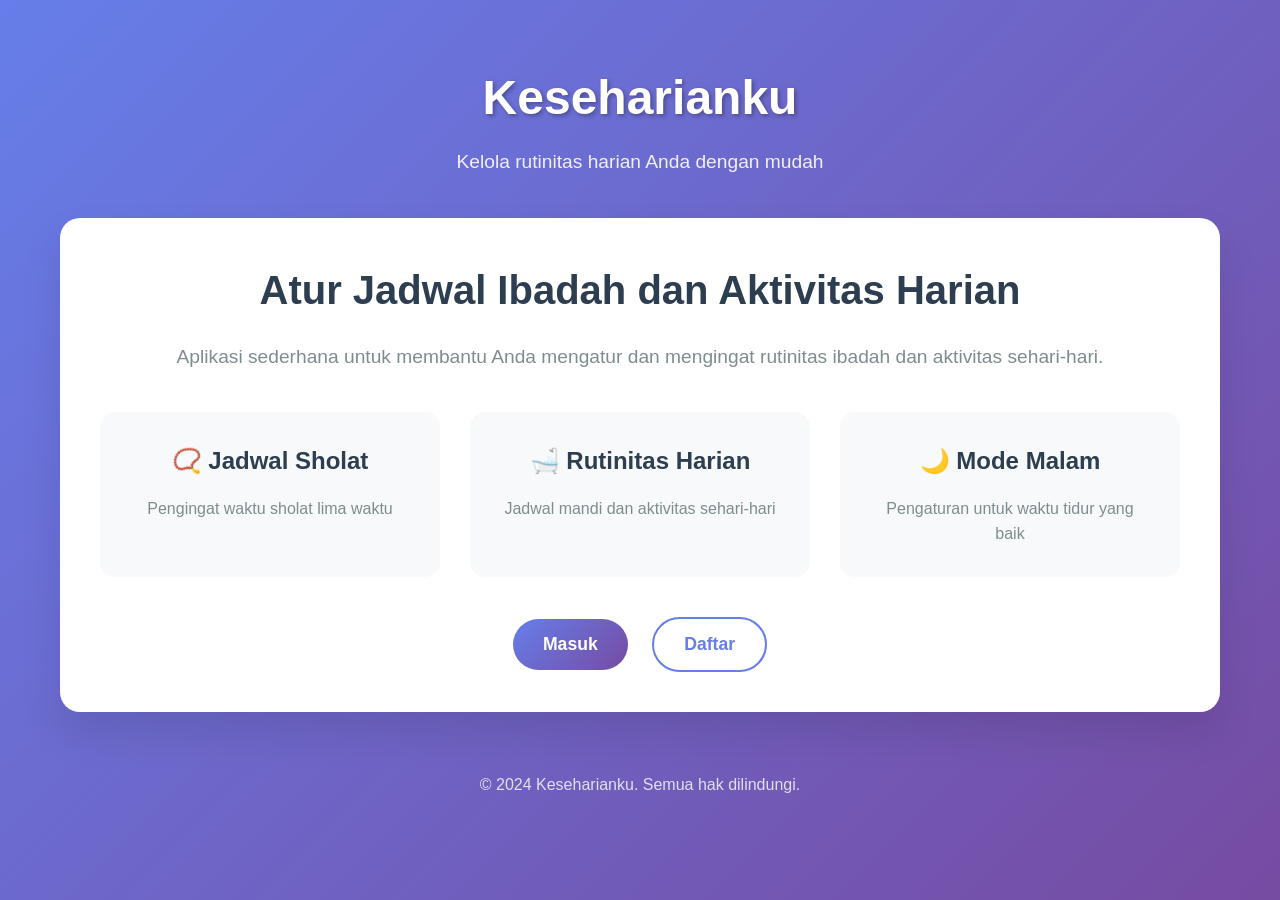
<file: index.html>
<!DOCTYPE html>
<html lang="id">
<head>
    <meta charset="UTF-8">
    <meta name="viewport" content="width=device-width, initial-scale=1.0">
    <title>Keseharianku - Aplikasi Rutinitas Harian</title>
    <link rel="stylesheet" href="styles.css">
</head>
<body>
    <div class="container">
        <header class="header">
            <h1>Keseharianku</h1>
            <p class="subtitle">Kelola rutinitas harian Anda dengan mudah</p>
        </header>

        <main class="main-content">
            <div class="hero-section">
                <h2>Atur Jadwal Ibadah dan Aktivitas Harian</h2>
                <p>Aplikasi sederhana untuk membantu Anda mengatur dan mengingat rutinitas ibadah dan aktivitas sehari-hari.</p>
                
                <div class="features">
                    <div class="feature-card">
                        <h3>📿 Jadwal Sholat</h3>
                        <p>Pengingat waktu sholat lima waktu</p>
                    </div>
                    <div class="feature-card">
                        <h3>🛁 Rutinitas Harian</h3>
                        <p>Jadwal mandi dan aktivitas sehari-hari</p>
                    </div>
                    <div class="feature-card">
                        <h3>🌙 Mode Malam</h3>
                        <p>Pengaturan untuk waktu tidur yang baik</p>
                    </div>
                </div>

                <div class="cta-buttons">
                    <button class="btn btn-primary" onclick="goToLogin()">Masuk</button>
                    <button class="btn btn-secondary" onclick="goToRegister()">Daftar</button>
                </div>
            </div>
        </main>

        <footer class="footer">
            <p>&copy; 2024 Keseharianku. Semua hak dilindungi.</p>
        </footer>
    </div>

    <script src="script.js"></script>
</body>
</html>
</file>
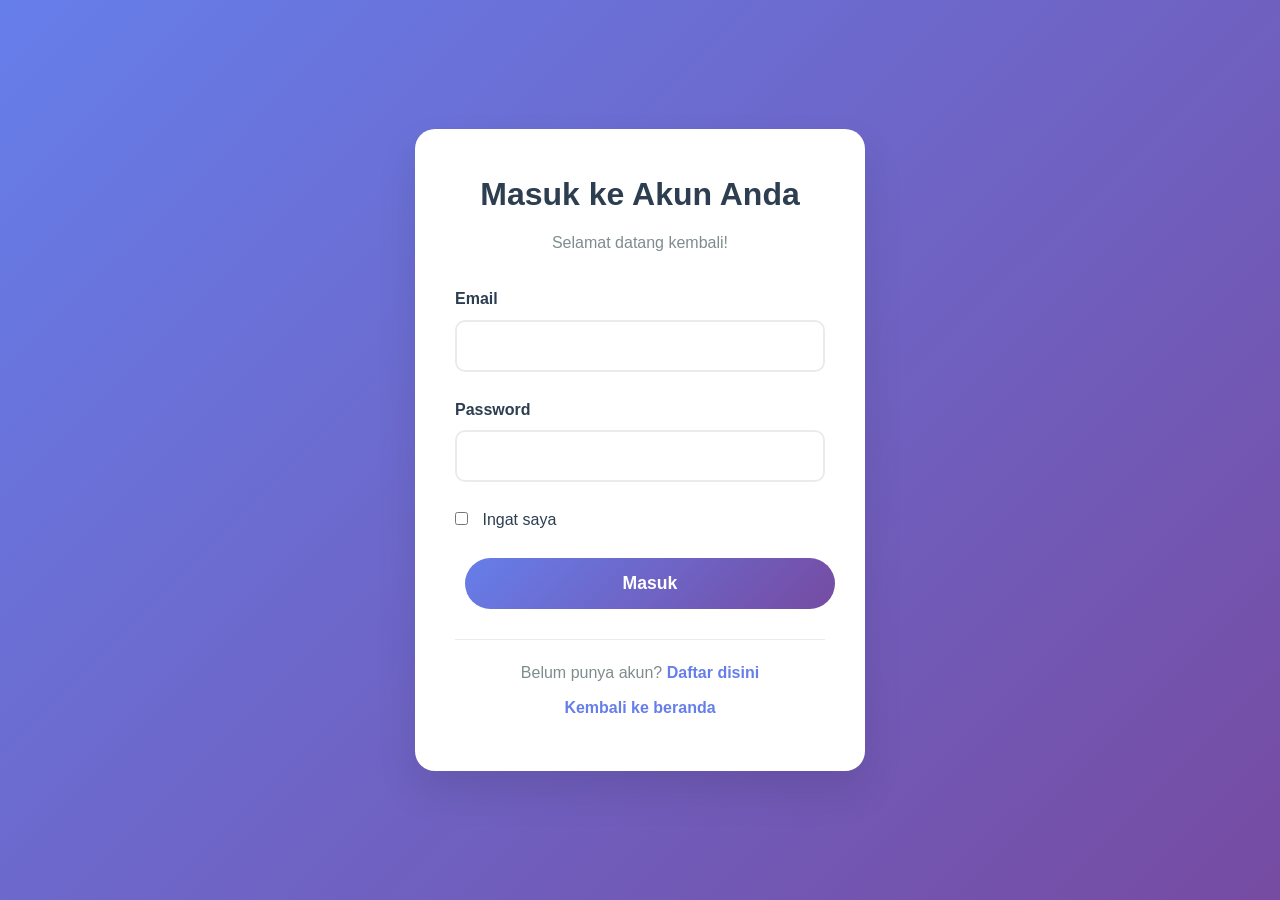
<file: dashboard.html>
<!DOCTYPE html>
<html lang="id">
<head>
    <meta charset="UTF-8">
    <meta name="viewport" content="width=device-width, initial-scale=1.0">
    <title>Dashboard - Keseharianku</title>
    <link rel="stylesheet" href="styles.css">
</head>
<body>
    <div class="container">
        <header class="dashboard-header">
            <div class="header-content">
                <h1>Dashboard Keseharianku</h1>
                <div class="user-info">
                    <span id="userWelcome">Selamat datang!</span>
                    <button class="btn btn-secondary" onclick="logout()">Keluar</button>
                </div>
            </div>
        </header>

        <main class="dashboard-main">
            <div class="dashboard-grid">
                <div class="card">
                    <h3>📿 Jadwal Sholat Hari Ini</h3>
                    <div class="schedule-list">
                        <div class="schedule-item">
                            <span class="time">05:00</span>
                            <span class="activity">Subuh</span>
                            <span class="status completed">✓</span>
                        </div>
                        <div class="schedule-item">
                            <span class="time">12:15</span>
                            <span class="activity">Dzuhur</span>
                            <span class="status pending">○</span>
                        </div>
                        <div class="schedule-item">
                            <span class="time">15:30</span>
                            <span class="activity">Ashar</span>
                            <span class="status pending">○</span>
                        </div>
                        <div class="schedule-item">
                            <span class="time">18:45</span>
                            <span class="activity">Maghrib</span>
                            <span class="status pending">○</span>
                        </div>
                        <div class="schedule-item">
                            <span class="time">20:00</span>
                            <span class="activity">Isya</span>
                            <span class="status pending">○</span>
                        </div>
                    </div>
                </div>

                <div class="card">
                    <h3>🛁 Rutinitas Harian</h3>
                    <div class="schedule-list">
                        <div class="schedule-item">
                            <span class="time">06:00</span>
                            <span class="activity">Mandi Pagi</span>
                            <span class="status completed">✓</span>
                        </div>
                        <div class="schedule-item">
                            <span class="time">07:00</span>
                            <span class="activity">Sarapan</span>
                            <span class="status completed">✓</span>
                        </div>
                        <div class="schedule-item">
                            <span class="time">13:00</span>
                            <span class="activity">Mandi Siang</span>
                            <span class="status pending">○</span>
                        </div>
                        <div class="schedule-item">
                            <span class="time">17:00</span>
                            <span class="activity">Mandi Sore</span>
                            <span class="status pending">○</span>
                        </div>
                        <div class="schedule-item">
                            <span class="time">22:00</span>
                            <span class="activity">Tidur</span>
                            <span class="status pending">○</span>
                        </div>
                    </div>
                </div>

                <div class="card">
                    <h3>📊 Statistik Hari Ini</h3>
                    <div class="stats">
                        <div class="stat-item">
                            <span class="stat-number">1</span>
                            <span class="stat-label">Sholat Selesai</span>
                        </div>
                        <div class="stat-item">
                            <span class="stat-number">2</span>
                            <span class="stat-label">Aktivitas Selesai</span>
                        </div>
                        <div class="stat-item">
                            <span class="stat-number">30%</span>
                            <span class="stat-label">Progress Hari Ini</span>
                        </div>
                    </div>
                </div>

                <div class="card">
                    <h3>⏰ Pengingat Berikutnya</h3>
                    <div class="next-reminder">
                        <div class="reminder-time">12:15</div>
                        <div class="reminder-activity">Sholat Dzuhur</div>
                        <div class="reminder-countdown" id="countdown">Dalam 2 jam 30 menit</div>
                    </div>
                </div>
            </div>
        </main>
    </div>

    <script src="dashboard.js"></script>
</body>
</html>
</file>
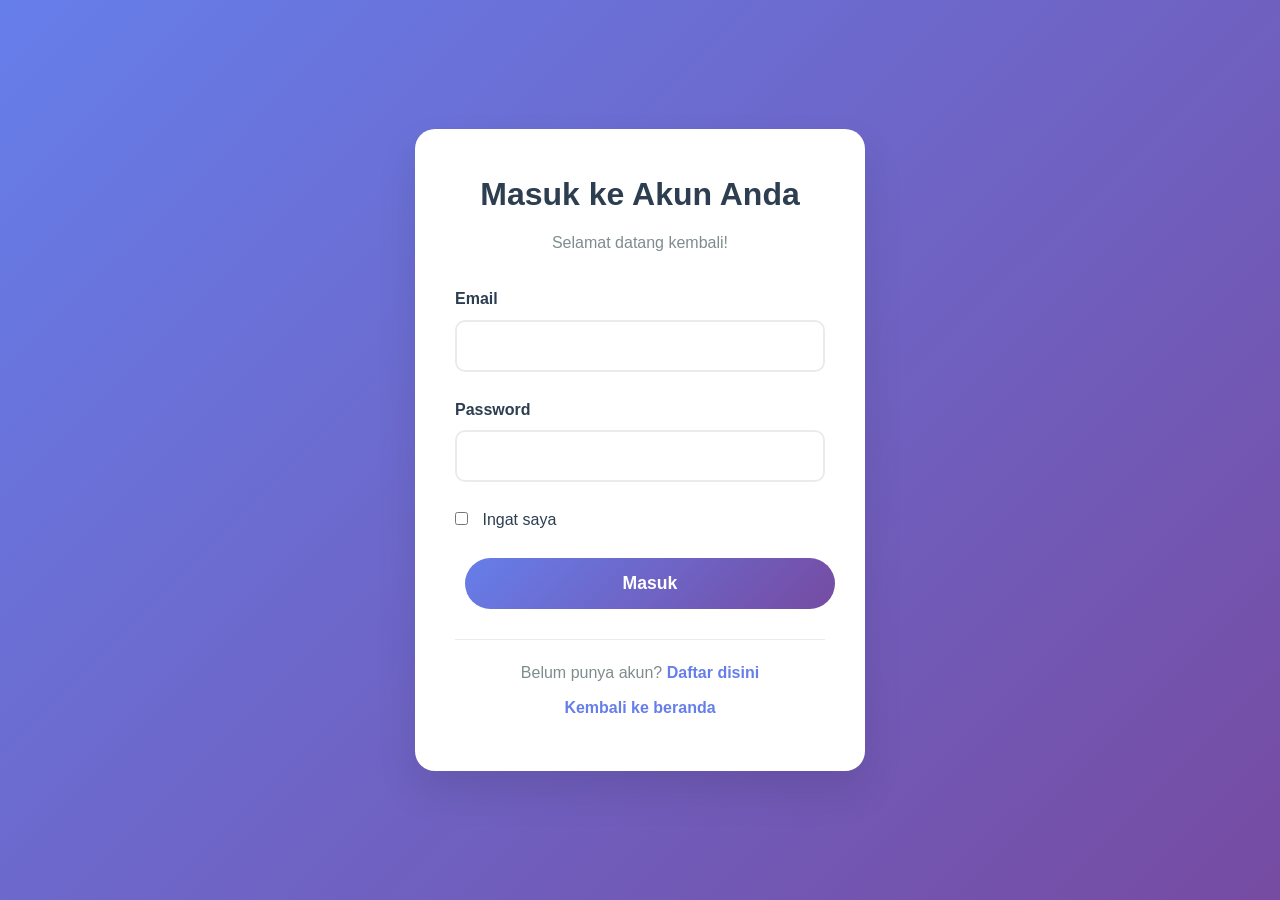
<file: login.html>
<!DOCTYPE html>
<html lang="id">
<head>
    <meta charset="UTF-8">
    <meta name="viewport" content="width=device-width, initial-scale=1.0">
    <title>Masuk - Keseharianku</title>
    <link rel="stylesheet" href="styles.css">
</head>
<body>
    <div class="container">
        <div class="auth-container">
            <div class="auth-card">
                <div class="auth-header">
                    <h2>Masuk ke Akun Anda</h2>
                    <p>Selamat datang kembali!</p>
                </div>

                <form id="loginForm" class="auth-form">
                    <div class="form-group">
                        <label for="email">Email</label>
                        <input type="email" id="email" name="email" required>
                        <span class="error-message" id="emailError"></span>
                    </div>

                    <div class="form-group">
                        <label for="password">Password</label>
                        <input type="password" id="password" name="password" required>
                        <span class="error-message" id="passwordError"></span>
                    </div>

                    <div class="form-group">
                        <label class="checkbox-label">
                            <input type="checkbox" id="rememberMe" name="rememberMe">
                            <span class="checkmark"></span>
                            Ingat saya
                        </label>
                    </div>

                    <div class="form-group">
                        <button type="submit" class="btn btn-primary btn-full">Masuk</button>
                    </div>

                    <div class="form-group">
                        <div class="error-message" id="loginError"></div>
                        <div class="success-message" id="loginSuccess"></div>
                    </div>
                </form>

                <div class="auth-footer">
                    <p>Belum punya akun? <a href="register.html">Daftar disini</a></p>
                    <p><a href="index.html">Kembali ke beranda</a></p>
                </div>
            </div>
        </div>
    </div>

    <script src="auth.js"></script>
</body>
</html>
</file>
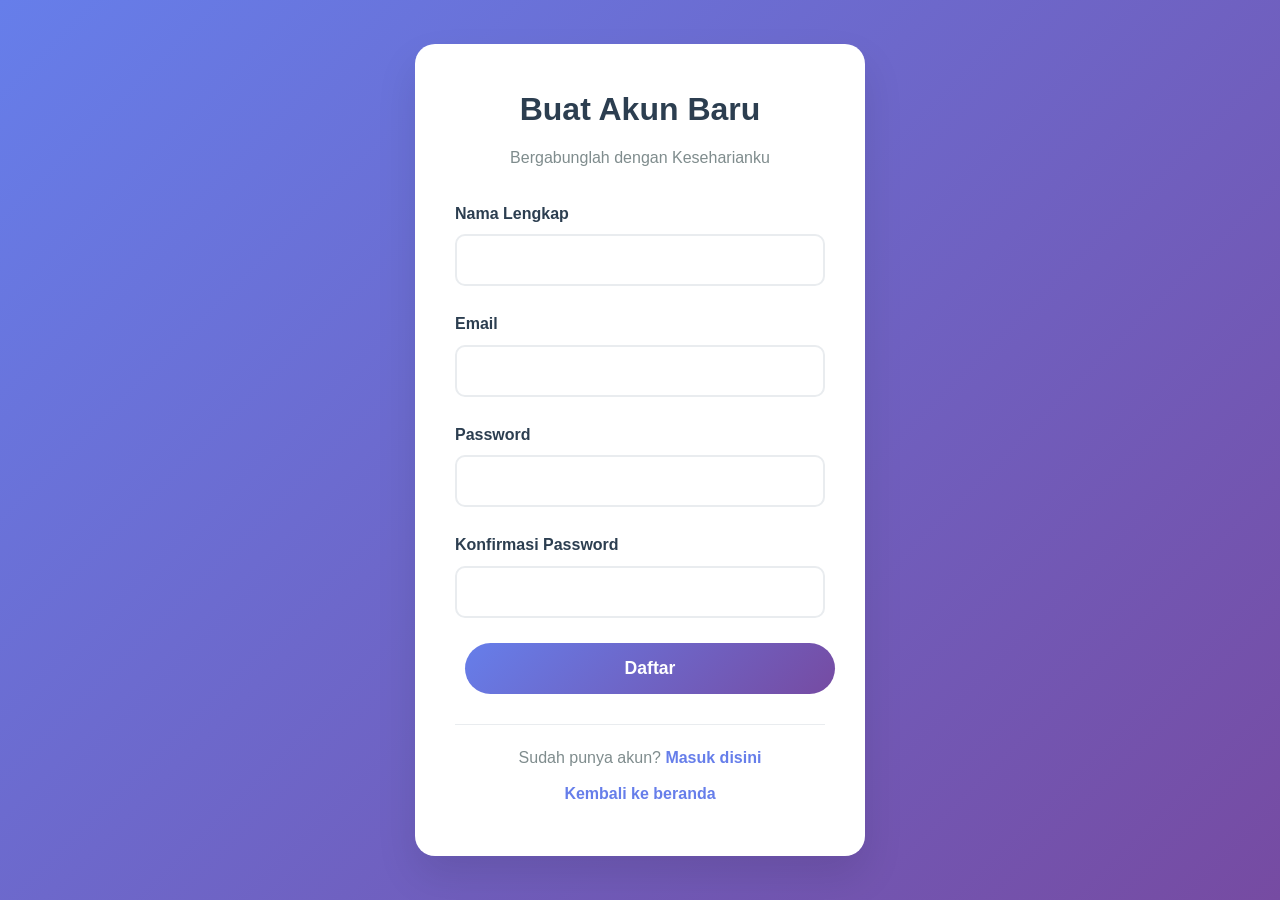
<file: register.html>
<!DOCTYPE html>
<html lang="id">
<head>
    <meta charset="UTF-8">
    <meta name="viewport" content="width=device-width, initial-scale=1.0">
    <title>Daftar - Keseharianku</title>
    <link rel="stylesheet" href="styles.css">
</head>
<body>
    <div class="container">
        <div class="auth-container">
            <div class="auth-card">
                <div class="auth-header">
                    <h2>Buat Akun Baru</h2>
                    <p>Bergabunglah dengan Keseharianku</p>
                </div>

                <form id="registerForm" class="auth-form">
                    <div class="form-group">
                        <label for="fullName">Nama Lengkap</label>
                        <input type="text" id="fullName" name="fullName" required>
                        <span class="error-message" id="fullNameError"></span>
                    </div>

                    <div class="form-group">
                        <label for="email">Email</label>
                        <input type="email" id="email" name="email" required>
                        <span class="error-message" id="emailError"></span>
                    </div>

                    <div class="form-group">
                        <label for="password">Password</label>
                        <input type="password" id="password" name="password" required>
                        <span class="error-message" id="passwordError"></span>
                    </div>

                    <div class="form-group">
                        <label for="confirmPassword">Konfirmasi Password</label>
                        <input type="password" id="confirmPassword" name="confirmPassword" required>
                        <span class="error-message" id="confirmPasswordError"></span>
                    </div>

                    <div class="form-group">
                        <button type="submit" class="btn btn-primary btn-full">Daftar</button>
                    </div>

                    <div class="form-group">
                        <div class="error-message" id="registerError"></div>
                        <div class="success-message" id="registerSuccess"></div>
                    </div>
                </form>

                <div class="auth-footer">
                    <p>Sudah punya akun? <a href="login.html">Masuk disini</a></p>
                    <p><a href="index.html">Kembali ke beranda</a></p>
                </div>
            </div>
        </div>
    </div>

    <script src="auth.js"></script>
</body>
</html>
</file>
<file: styles.css>
/* Reset and Base Styles */
* {
    margin: 0;
    padding: 0;
    box-sizing: border-box;
}

body {
    font-family: 'Segoe UI', Tahoma, Geneva, Verdana, sans-serif;
    line-height: 1.6;
    color: #333;
    background: linear-gradient(135deg, #667eea 0%, #764ba2 100%);
    min-height: 100vh;
}

.container {
    max-width: 1200px;
    margin: 0 auto;
    padding: 0 20px;
}

/* Header Styles */
.header {
    text-align: center;
    padding: 60px 0 40px;
    color: white;
}

.header h1 {
    font-size: 3rem;
    margin-bottom: 10px;
    text-shadow: 2px 2px 4px rgba(0,0,0,0.3);
}

.subtitle {
    font-size: 1.2rem;
    opacity: 0.9;
}

/* Main Content */
.main-content {
    background: white;
    border-radius: 20px;
    padding: 40px;
    box-shadow: 0 20px 40px rgba(0,0,0,0.1);
    margin-bottom: 40px;
}

.hero-section {
    text-align: center;
}

.hero-section h2 {
    font-size: 2.5rem;
    margin-bottom: 20px;
    color: #2c3e50;
}

.hero-section > p {
    font-size: 1.2rem;
    color: #7f8c8d;
    margin-bottom: 40px;
}

/* Features Grid */
.features {
    display: grid;
    grid-template-columns: repeat(auto-fit, minmax(250px, 1fr));
    gap: 30px;
    margin: 40px 0;
}

.feature-card {
    background: #f8f9fa;
    padding: 30px;
    border-radius: 15px;
    text-align: center;
    transition: transform 0.3s ease, box-shadow 0.3s ease;
}

.feature-card:hover {
    transform: translateY(-5px);
    box-shadow: 0 10px 25px rgba(0,0,0,0.1);
}

.feature-card h3 {
    font-size: 1.5rem;
    margin-bottom: 15px;
    color: #2c3e50;
}

.feature-card p {
    color: #7f8c8d;
}

/* Buttons */
.btn {
    display: inline-block;
    padding: 15px 30px;
    border: none;
    border-radius: 50px;
    font-size: 1.1rem;
    font-weight: 600;
    text-decoration: none;
    cursor: pointer;
    transition: all 0.3s ease;
    margin: 0 10px;
}

.btn-primary {
    background: linear-gradient(135deg, #667eea 0%, #764ba2 100%);
    color: white;
}

.btn-primary:hover {
    transform: translateY(-2px);
    box-shadow: 0 10px 20px rgba(102, 126, 234, 0.4);
}

.btn-secondary {
    background: transparent;
    color: #667eea;
    border: 2px solid #667eea;
}

.btn-secondary:hover {
    background: #667eea;
    color: white;
}

.btn-full {
    width: 100%;
}

.cta-buttons {
    margin-top: 40px;
}

/* Footer */
.footer {
    text-align: center;
    padding: 20px 0;
    color: white;
    opacity: 0.8;
}

/* Auth Pages */
.auth-container {
    display: flex;
    justify-content: center;
    align-items: center;
    min-height: 100vh;
    padding: 20px;
}

.auth-card {
    background: white;
    border-radius: 20px;
    padding: 40px;
    box-shadow: 0 20px 40px rgba(0,0,0,0.1);
    width: 100%;
    max-width: 450px;
}

.auth-header {
    text-align: center;
    margin-bottom: 30px;
}

.auth-header h2 {
    font-size: 2rem;
    color: #2c3e50;
    margin-bottom: 10px;
}

.auth-header p {
    color: #7f8c8d;
}

/* Form Styles */
.auth-form {
    margin-bottom: 30px;
}

.form-group {
    margin-bottom: 25px;
}

.form-group label {
    display: block;
    margin-bottom: 8px;
    font-weight: 600;
    color: #2c3e50;
}

.form-group input[type="text"],
.form-group input[type="email"],
.form-group input[type="password"] {
    width: 100%;
    padding: 15px;
    border: 2px solid #e9ecef;
    border-radius: 10px;
    font-size: 1rem;
    transition: border-color 0.3s ease;
}

.form-group input:focus {
    outline: none;
    border-color: #667eea;
}

.form-group input.error {
    border-color: #e74c3c;
}

/* Checkbox Styles */
.checkbox-label {
    display: flex;
    align-items: center;
    cursor: pointer;
    font-weight: normal !important;
}

.checkbox-label input[type="checkbox"] {
    margin-right: 10px;
}

/* Error and Success Messages */
.error-message {
    color: #e74c3c;
    font-size: 0.9rem;
    margin-top: 5px;
    display: block;
}

.success-message {
    color: #27ae60;
    font-size: 0.9rem;
    margin-top: 5px;
    display: block;
}

.auth-footer {
    text-align: center;
    padding-top: 20px;
    border-top: 1px solid #e9ecef;
}

.auth-footer p {
    margin-bottom: 10px;
    color: #7f8c8d;
}

.auth-footer a {
    color: #667eea;
    text-decoration: none;
    font-weight: 600;
}

.auth-footer a:hover {
    text-decoration: underline;
}

/* Dashboard Styles */
.dashboard-header {
    background: white;
    border-radius: 15px;
    margin-bottom: 30px;
    box-shadow: 0 5px 15px rgba(0,0,0,0.1);
}

.header-content {
    display: flex;
    justify-content: space-between;
    align-items: center;
    padding: 20px 30px;
}

.dashboard-header h1 {
    color: #2c3e50;
    font-size: 2rem;
}

.user-info {
    display: flex;
    align-items: center;
    gap: 20px;
}

.user-info span {
    font-weight: 600;
    color: #2c3e50;
}

/* Dashboard Grid */
.dashboard-main {
    padding-bottom: 40px;
}

.dashboard-grid {
    display: grid;
    grid-template-columns: repeat(auto-fit, minmax(300px, 1fr));
    gap: 25px;
}

.card {
    background: white;
    border-radius: 15px;
    padding: 25px;
    box-shadow: 0 5px 15px rgba(0,0,0,0.1);
    transition: transform 0.3s ease;
}

.card:hover {
    transform: translateY(-2px);
}

.card h3 {
    color: #2c3e50;
    margin-bottom: 20px;
    font-size: 1.3rem;
}

/* Schedule List */
.schedule-list {
    display: flex;
    flex-direction: column;
    gap: 15px;
}

.schedule-item {
    display: flex;
    justify-content: space-between;
    align-items: center;
    padding: 15px;
    background: #f8f9fa;
    border-radius: 10px;
    transition: background-color 0.3s ease;
}

.schedule-item:hover {
    background: #e9ecef;
}

.schedule-item .time {
    font-weight: bold;
    color: #667eea;
    min-width: 60px;
}

.schedule-item .activity {
    flex: 1;
    margin-left: 15px;
    color: #2c3e50;
}

.schedule-item .status {
    font-size: 1.2rem;
    min-width: 30px;
    text-align: center;
}

.status.completed {
    color: #27ae60;
}

.status.pending {
    color: #bdc3c7;
}

/* Stats */
.stats {
    display: flex;
    justify-content: space-between;
    gap: 20px;
}

.stat-item {
    text-align: center;
    flex: 1;
}

.stat-number {
    display: block;
    font-size: 2.5rem;
    font-weight: bold;
    color: #667eea;
    margin-bottom: 5px;
}

.stat-label {
    font-size: 0.9rem;
    color: #7f8c8d;
}

/* Next Reminder */
.next-reminder {
    text-align: center;
    padding: 20px;
    background: linear-gradient(135deg, #667eea 0%, #764ba2 100%);
    border-radius: 15px;
    color: white;
}

.reminder-time {
    font-size: 3rem;
    font-weight: bold;
    margin-bottom: 10px;
}

.reminder-activity {
    font-size: 1.3rem;
    margin-bottom: 10px;
}

.reminder-countdown {
    font-size: 1rem;
    opacity: 0.9;
}

/* Responsive Design */
@media (max-width: 768px) {
    .container {
        padding: 0 15px;
    }
    
    .header h1 {
        font-size: 2rem;
    }
    
    .hero-section h2 {
        font-size: 1.8rem;
    }
    
    .main-content {
        padding: 25px;
    }
    
    .auth-card {
        padding: 30px 25px;
    }
    
    .header-content {
        flex-direction: column;
        gap: 20px;
        text-align: center;
    }
    
    .dashboard-grid {
        grid-template-columns: 1fr;
    }
    
    .stats {
        flex-direction: column;
        gap: 15px;
    }
    
    .btn {
        margin: 5px 0;
        display: block;
        width: 100%;
    }
    
    .cta-buttons {
        display: flex;
        flex-direction: column;
        gap: 10px;
    }
    
    .cta-buttons .btn {
        margin: 0;
    }
}

@media (max-width: 480px) {
    .features {
        grid-template-columns: 1fr;
    }
    
    .feature-card {
        padding: 20px;
    }
    
    .reminder-time {
        font-size: 2rem;
    }
    
    .stat-number {
        font-size: 2rem;
    }
}
</file>
